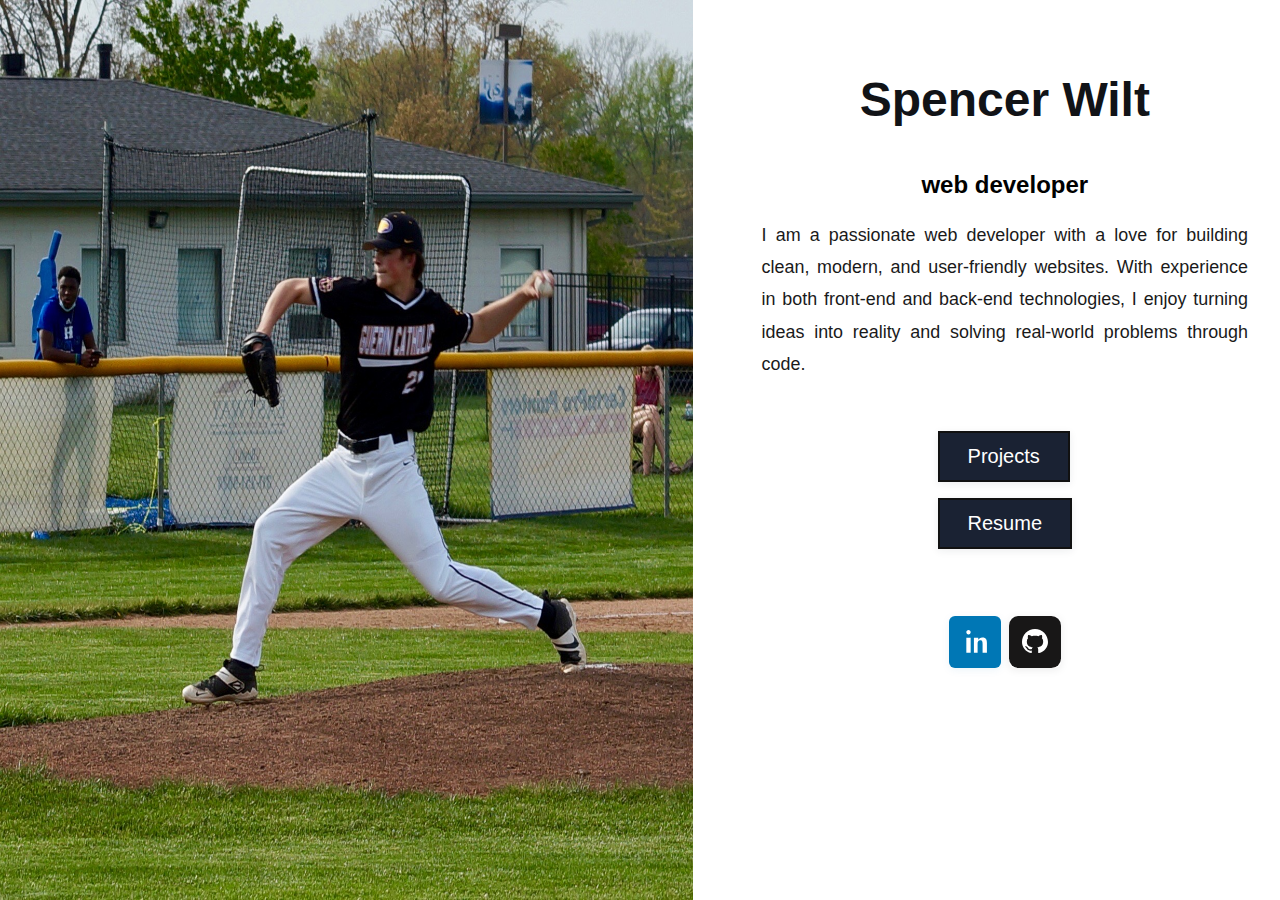
<file: index.html>
<!DOCTYPE html>
<html lang="en">
<head>
    <meta charset="UTF-8">
    <meta name="viewport" content="width=device-width, initial-scale=1.0">
    <title>Baseball Profile</title>
    <link rel="stylesheet" href="style.css">
</head>
<body>
    <div class="container">
        <div class="left">
            <img src="images/baseball.JPG" alt="Baseball" class="baseball-img">
        </div>
        <div class="right">
            <h1>Spencer Wilt</h1>
            <h2 class="subtitle">web developer</h2>
            <p>
                I am a passionate web developer with a love for building clean, modern, and user-friendly websites. With experience in both front-end and back-end technologies, I enjoy turning ideas into reality and solving real-world problems through code.
            </p>
            <div class="about-links">
                <a href="#projects">Projects</a>
                <a href="#resume">Resume</a>
            </div>
            <div class="social-links">
                <a href="https://www.linkedin.com/in/spencerwilt" target="_blank" aria-label="LinkedIn" class="linkedin-icon">
                    <svg width="52" height="52" viewBox="0 0 32 32" fill="none" xmlns="http://www.w3.org/2000/svg">
                        <rect width="32" height="32" rx="6" fill="#0077B5"/>
                        <path d="M10.666 13.333H13.333V22.667H10.666V13.333ZM12 11.333C12.7364 11.333 13.333 10.7364 13.333 10C13.333 9.2636 12.7364 8.66699 12 8.66699C11.2636 8.66699 10.667 9.2636 10.667 10C10.667 10.7364 11.2636 11.333 12 11.333ZM15.333 13.333H18V14.667H18.04C18.4267 13.96 19.2933 13.2133 20.4933 13.2133C23.04 13.2133 23.3333 14.8133 23.3333 16.64V22.6667H20.6667V17.3333C20.6667 16.2933 20.64 14.96 19.2267 14.96C17.7867 14.96 17.6 16.08 17.6 17.2533V22.6667H15.3333V13.3333H15.333Z" fill="white"/>
                    </svg>
                </a>
                <a href="https://github.com/YOUR-GITHUB-USERNAME" target="_blank" aria-label="GitHub" class="github-icon">
                    <svg width="52" height="52" viewBox="0 0 32 32" fill="none" xmlns="http://www.w3.org/2000/svg">
                        <rect width="32" height="32" rx="6" fill="#181717"/>
                        <path d="M16 8C11.58 8 8 11.58 8 16C8 19.31 10.29 21.98 13.47 22.82C13.89 22.89 14.03 22.64 14.03 22.43C14.03 22.25 14.02 21.81 14.02 21.22C11.73 21.7 11.14 20.34 11.14 20.34C10.77 19.41 10.23 19.18 10.23 19.18C9.45 18.68 10.29 18.69 10.29 18.69C11.15 18.76 11.6 19.59 11.6 19.59C12.37 20.89 13.62 20.53 14.09 20.32C14.16 19.79 14.37 19.43 14.61 19.22C12.84 19.01 10.97 18.3 10.97 15.64C10.97 14.87 11.25 14.25 11.72 13.76C11.64 13.55 11.39 12.77 11.8 11.74C11.8 11.74 12.47 11.52 14.01 12.42C14.65 12.24 15.35 12.15 16.05 12.15C16.75 12.15 17.45 12.24 18.09 12.42C19.53 11.52 20.2 11.74 20.2 11.74C20.61 12.77 20.36 13.55 20.28 13.76C20.75 14.25 21.03 14.87 21.03 15.64C21.03 18.31 19.16 19.01 17.39 19.22C17.7 19.48 17.97 20.01 17.97 20.81C17.97 21.89 17.96 22.21 17.96 22.43C17.96 22.64 18.1 22.9 18.53 22.82C21.71 21.98 24 19.31 24 16C24 11.58 20.42 8 16 8Z" fill="white"/>
                    </svg>
                </a>
            </div>
        </div>
    </div>
</body>
</html>
</file>
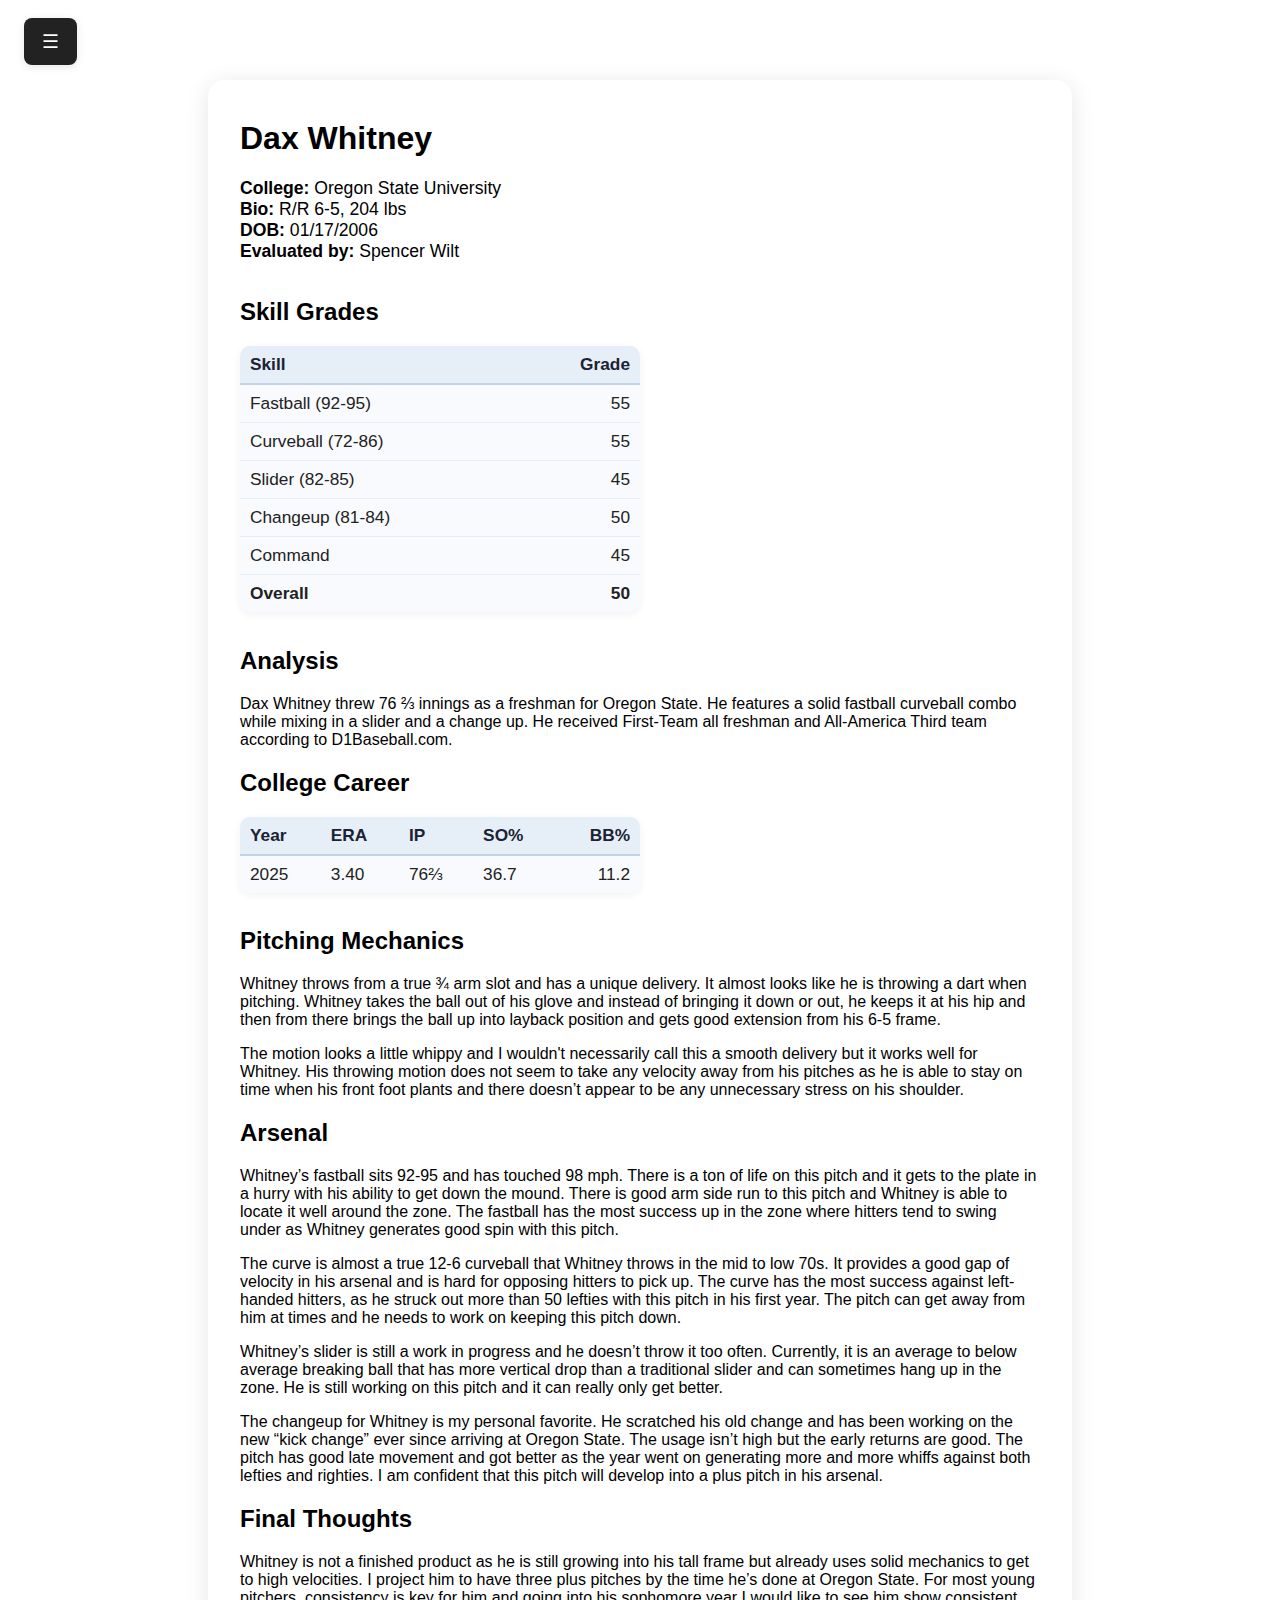
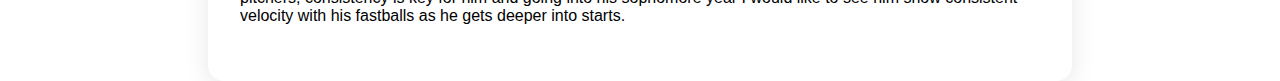
<file: daxwhitney.html>
<!DOCTYPE html>
<html lang="en">

<head>
    <meta charset="UTF-8">
    <meta name="viewport" content="width=device-width, initial-scale=1.0">
    <!-- Baseball icon by Icons8 -->
    <link rel="icon" type="image/x-icon" href="images/icons8-baseball-32.png">
    <title>Dax Whitney Report</title>
    <link rel="stylesheet" href="style.css">
</head>
</style>
</head>

<body>
    <div class="dropdown-menu">
        <button class="dropbtn">☰</button>
        <div class="dropdown-content">
            <a href="index.html">Home</a>
            <a href="resume.html">Resume</a>
            <a href="projects.html">Projects</a>
        </div>
    </div>
</body>
<div class="player-profile"
    style="max-width: 800px; margin: 80px auto 32px auto; background: #fff; border-radius: 16px; box-shadow: 0 4px 24px rgba(0,0,0,0.10); padding: 2.5em 2em;">
    <h1 style="margin-top:0;">Dax Whitney</h1>
    <div style="font-size:1.1rem; margin-bottom:1.2em;">
        <strong>College:</strong> Oregon State University<br>
        <strong>Bio:</strong> R/R 6-5, 204 lbs<br>
        <strong>DOB:</strong> 01/17/2006<br>
        <strong>Evaluated by:</strong> Spencer Wilt
    </div>
    <h2 style="margin-top:1.5em;">Skill Grades</h2>
    <table class="player-profile-table">
        <tr>
            <th>Skill</th>
            <th>Grade</th>
        </tr>
        <tr>
            <td>Fastball (92-95)</td>
            <td>55</td>
        </tr>
        <tr>
            <td>Curveball (72-86)</td>
            <td>55</td>
        </tr>
        <tr>
            <td>Slider (82-85)</td>
            <td>45</td>
        </tr>
        <tr>
            <td>Changeup (81-84)</td>
            <td>50</td>
        </tr>
        <tr>
            <td>Command</td>
            <td>45</td>
        </tr>
        <tr>
            <td><strong>Overall</strong></td>
            <td><strong>50</strong></td>
        </tr>
    </table>
    <h2>Analysis</h2>
    <p>Dax Whitney threw 76 ⅔ innings as a freshman for Oregon State. He features a solid fastball curveball combo while mixing in a slider and a change up. He received First-Team all freshman and All-America Third team according to D1Baseball.com. </p>
    <h2>College Career</h2>
    <table class="player-profile-table">
        <tr>
            <th>Year</th>
            <th>ERA</th>
            <th>IP</th>
            <th>SO%</th>
            <th>BB%</th>
        </tr>
        <tr>
            <td>2025</td>
            <td>3.40</td>
            <td>76⅔</td>
            <td>36.7</td>
            <td>11.2</td>
        </tr>
    </table>
    <h2>Pitching Mechanics</h2>
    <p>Whitney throws from a true ¾ arm slot and has a unique delivery. It almost looks like he is throwing a dart when pitching. Whitney takes the ball out of his glove and instead of bringing it down or out, he keeps it at his hip and then from there brings the ball up into layback position and gets good extension from his 6-5 frame. 
</p>
    <p>The motion looks a little whippy and I wouldn't necessarily call this a smooth delivery but it works well for Whitney. His throwing motion does not seem to take any velocity away from his pitches as he is able to stay on time when his front foot plants and there doesn’t appear to be any unnecessary stress on his shoulder.
</p>
    <h2>Arsenal</h2>
    <p>Whitney’s fastball sits 92-95 and has touched 98 mph. There is a ton of life on this pitch and it gets to the plate in a hurry with his ability to get down the mound. There is good arm side run to this pitch and Whitney is able to locate it well around the zone. The fastball has the most success up in the zone where hitters tend to swing under as Whitney generates good spin with this pitch.

</p>
    <p>The curve is almost a true 12-6 curveball that Whitney throws in the mid to low 70s. It provides a good gap of velocity in his arsenal and is hard for opposing hitters to pick up. The curve has the most success against left-handed hitters, as he struck out more than 50 lefties with this pitch in his first year. The pitch can get away from him at times and he needs to work on keeping this pitch down.
</p>
    <p>Whitney’s slider is still a work in progress and he doesn’t throw it too often. Currently, it is an average to below average breaking ball that has more vertical drop than a traditional slider and can sometimes hang up in the zone. He is still working on this pitch and it can really only get better.
</p>
    <p>The changeup for Whitney is my personal favorite. He scratched his old change and has been working on the new “kick change” ever since arriving at Oregon State. The usage isn’t high but the early returns are good. The pitch has good late movement and got better as the year went on generating more and more whiffs against both lefties and righties. I am confident that this pitch will develop into a plus pitch in his arsenal. 
</p>

<h2>Final Thoughts</h2>
<p>Whitney is not a finished product as he is still growing into his tall frame but already uses solid mechanics to get to high velocities. I project him to have three plus pitches by the time he’s done at Oregon State. For most young pitchers, consistency is key for him and going into his sophomore year I would like to see him show consistent velocity with his fastballs as he gets deeper into starts. 
</p>

</div>

</html>
</file>
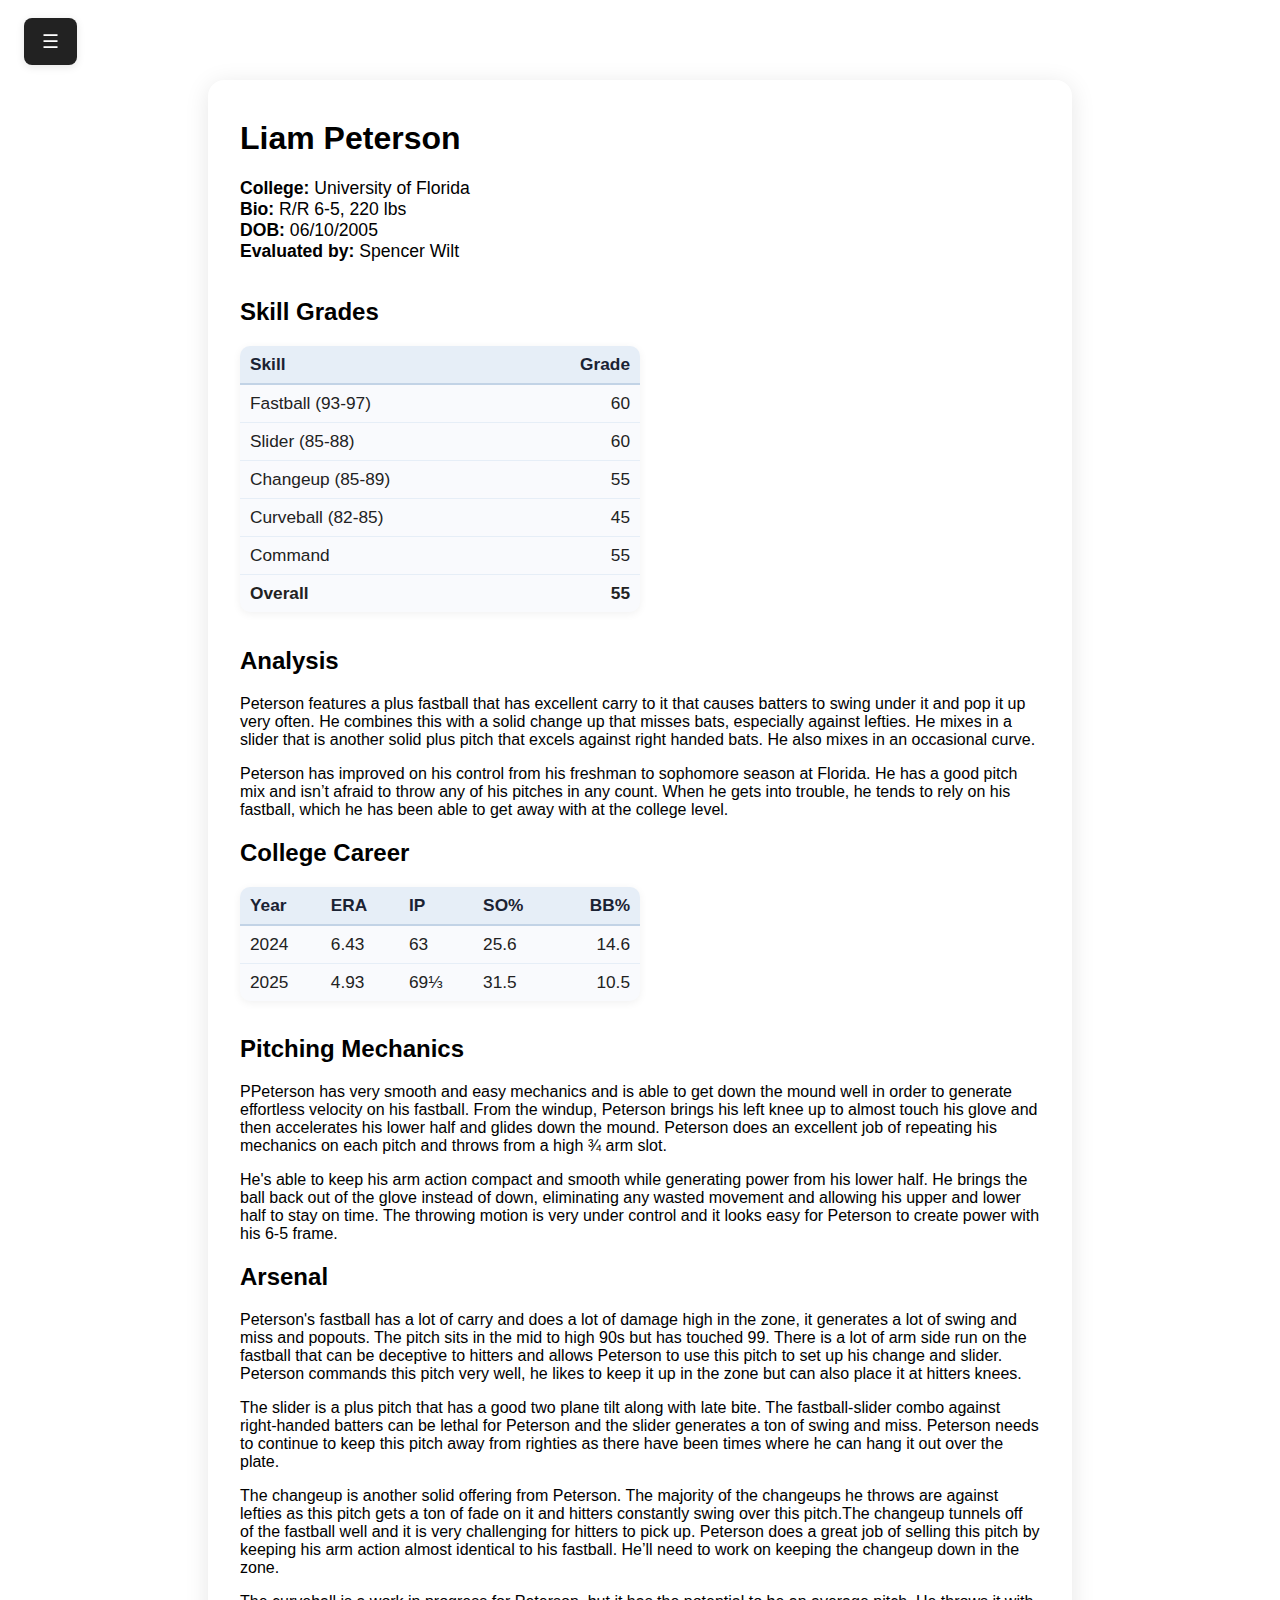
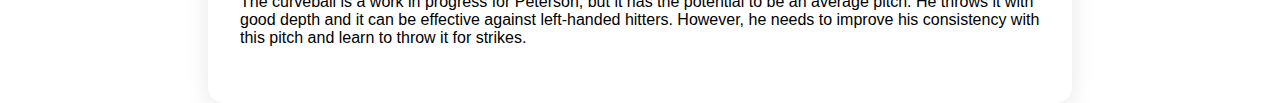
<file: liampeterson.html>
<!DOCTYPE html>
<html lang="en">

<head>
    <meta charset="UTF-8">
    <meta name="viewport" content="width=device-width, initial-scale=1.0">
    <!-- Baseball icon by Icons8 -->
    <link rel="icon" type="image/x-icon" href="images/icons8-baseball-32.png">
    <title>Liam Peterson Report</title>
    <link rel="stylesheet" href="style.css">
</head>
</style>
</head>

<body>
    <div class="dropdown-menu">
        <button class="dropbtn">☰</button>
        <div class="dropdown-content">
            <a href="index.html">Home</a>
            <a href="resume.html">Resume</a>
            <a href="projects.html">Projects</a>
        </div>
    </div>
</body>
<div class="player-profile"
    style="max-width: 800px; margin: 80px auto 32px auto; background: #fff; border-radius: 16px; box-shadow: 0 4px 24px rgba(0,0,0,0.10); padding: 2.5em 2em;">
    <h1 style="margin-top:0;">Liam Peterson</h1>
    <div style="font-size:1.1rem; margin-bottom:1.2em;">
        <strong>College:</strong> University of Florida<br>
        <strong>Bio:</strong> R/R 6-5, 220 lbs<br>
        <strong>DOB:</strong> 06/10/2005<br>
        <strong>Evaluated by:</strong> Spencer Wilt
    </div>
    <h2 style="margin-top:1.5em;">Skill Grades</h2>
    <table class="player-profile-table">
        <tr>
            <th>Skill</th>
            <th>Grade</th>
        </tr>
        <tr>
            <td>Fastball (93-97)</td>
            <td>60</td>
        </tr>
        <tr>
            <td>Slider (85-88)</td>
            <td>60</td>
        </tr>
        <tr>
            <td>Changeup (85-89)</td>
            <td>55</td>
        </tr>
        <tr>
            <td>Curveball (82-85)</td>
            <td>45</td>
        </tr>
        <tr>
            <td>Command</td>
            <td>55</td>
        </tr>
        <tr>
            <td><strong>Overall</strong></td>
            <td><strong>55</strong></td>
        </tr>
    </table>
    <h2>Analysis</h2>
    <p>Peterson features a plus fastball that has excellent carry to it that causes batters to swing under it and pop it up very often. He combines this with a solid change up that misses bats, especially against lefties. He mixes in a slider that is another solid plus pitch that excels against right handed bats. He also mixes in an occasional curve.</p>
    <p>Peterson has improved on his control from his freshman to sophomore season at Florida. He has a good pitch mix and isn’t afraid to throw any of his pitches in any count. When he gets into trouble, he tends to rely on his fastball, which he has been able to get away with at the college level.</p>
    <h2>College Career</h2>
    <table class="player-profile-table">
        <tr>
            <th>Year</th>
            <th>ERA</th>
            <th>IP</th>
            <th>SO%</th>
            <th>BB%</th>
        </tr>
        <tr>
            <td>2024</td>
            <td>6.43</td>
            <td>63</td>
            <td>25.6</td>
            <td>14.6</td>
        </tr>
        <tr>
            <td>2025</td>
            <td>4.93</td>
            <td>69⅓</td>
            <td>31.5</td>
            <td>10.5</td>
        </tr>
    </table>
    <h2>Pitching Mechanics</h2>
    <p>PPeterson has very smooth and easy mechanics and is able to get down the mound well in order to generate
        effortless velocity on his fastball. From the windup, Peterson brings his left knee up to almost touch his glove
        and then accelerates his lower half and glides down the mound. Peterson does an excellent job of repeating his
        mechanics on each pitch and throws from a high ¾ arm slot.</p>
    <p>He's able to keep his arm action compact and smooth while generating power from his lower half. He brings the
        ball back out of the glove instead of down, eliminating any wasted movement and allowing his upper and lower
        half to stay on time. The throwing motion is very under control and it looks easy for Peterson to create power
        with his 6-5 frame.</p>
    <h2>Arsenal</h2>
    <p>Peterson's fastball has a lot of carry and does a lot of damage high in the zone, it generates a lot of swing and
        miss and popouts. The pitch sits in the mid to high 90s but has touched 99. There is a lot of arm side run on
        the fastball that can be deceptive to hitters and allows Peterson to use this pitch to set up his change and
        slider. Peterson commands this pitch very well, he likes to keep it up in the zone but can also place it at
        hitters knees.</p>
    <p>The slider is a plus pitch that has a good two plane tilt along with late bite. The fastball-slider combo against
        right-handed batters can be lethal for Peterson and the slider generates a ton of swing and miss. Peterson needs
        to continue to keep this pitch away from righties as there have been times where he can hang it out over the
        plate.</p>
    <p>The changeup is another solid offering from Peterson. The majority of the changeups he throws are against lefties
        as this pitch gets a ton of fade on it and hitters constantly swing over this pitch.The changeup tunnels off of
        the fastball well and it is very challenging for hitters to pick up. Peterson does a great job of selling this
        pitch by keeping his arm action almost identical to his fastball. He’ll need to work on keeping the changeup
        down in the zone.</p>
    <p>The curveball is a work in progress for Peterson, but it has the potential to be an average pitch. He throws it
        with good depth and it can be effective against left-handed hitters. However, he needs to improve his
        consistency with this pitch and learn to throw it for strikes.</p>
</div>

</html>
</file>
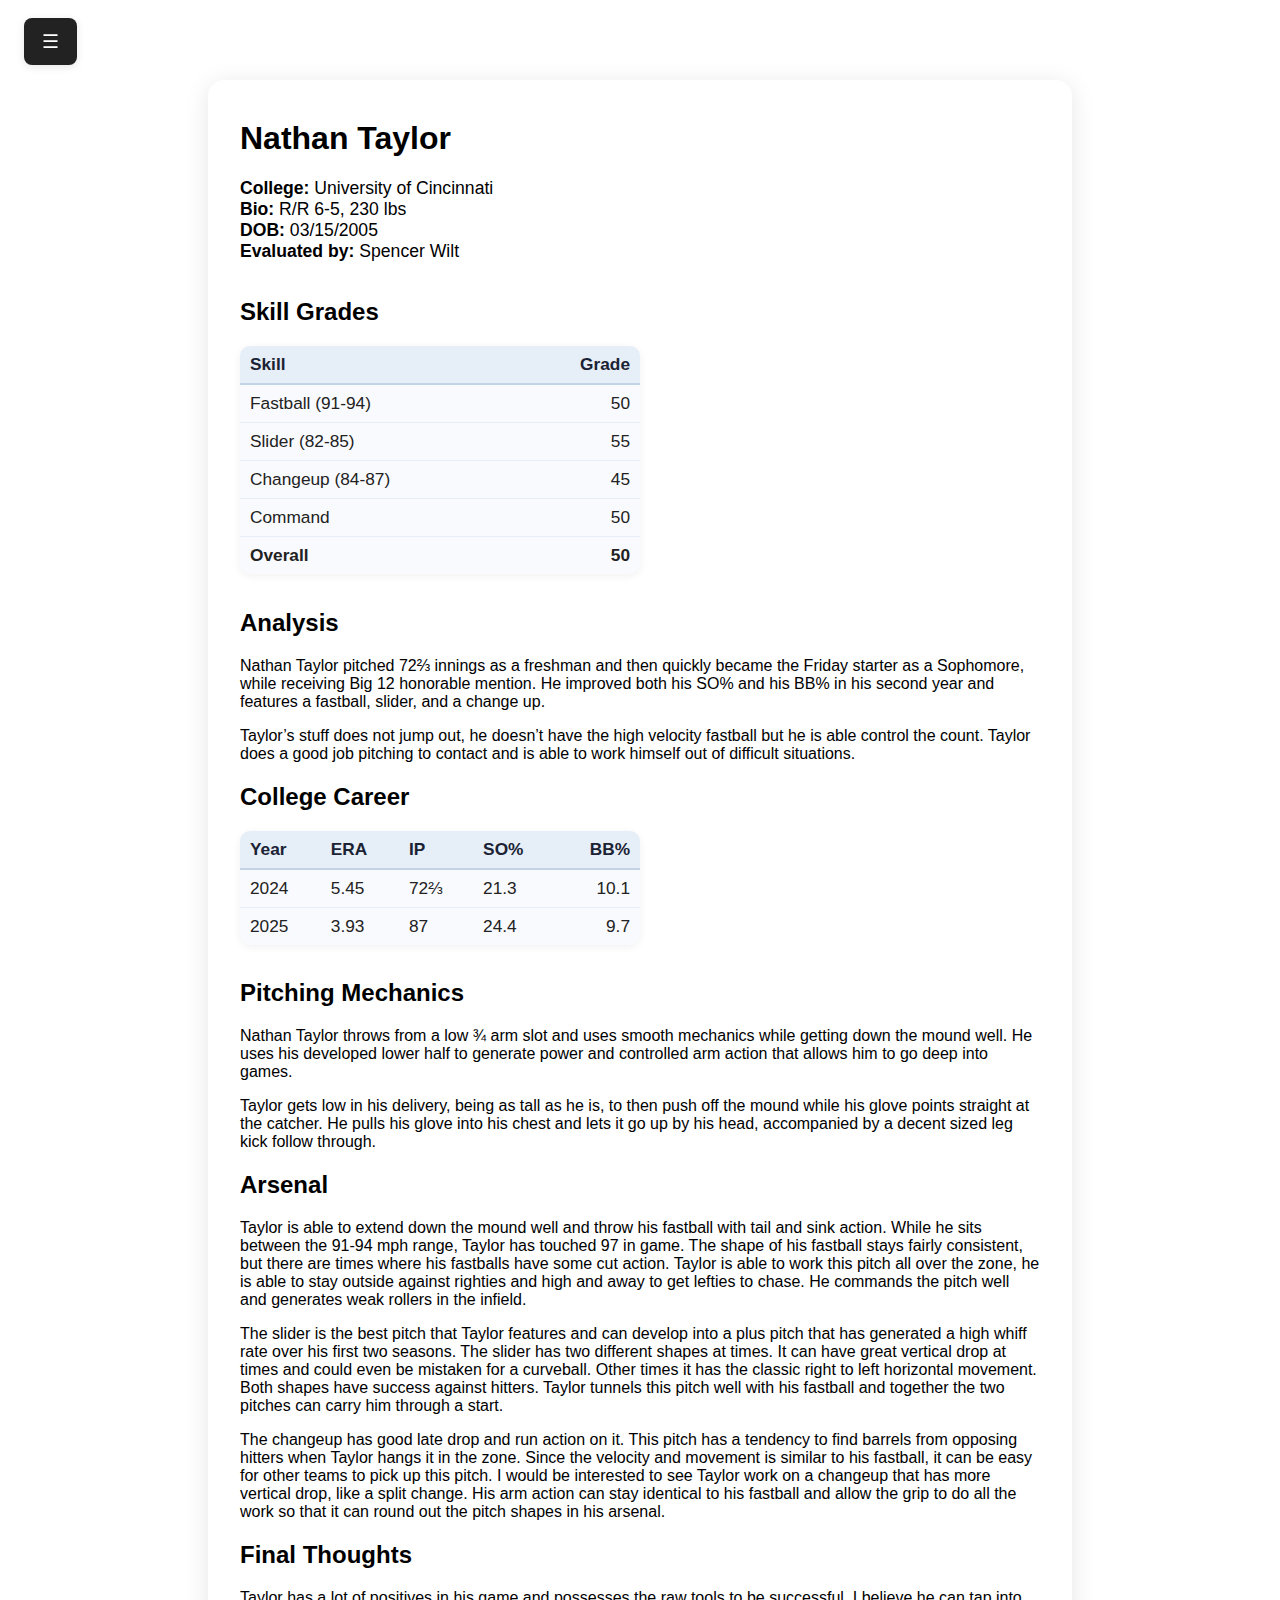
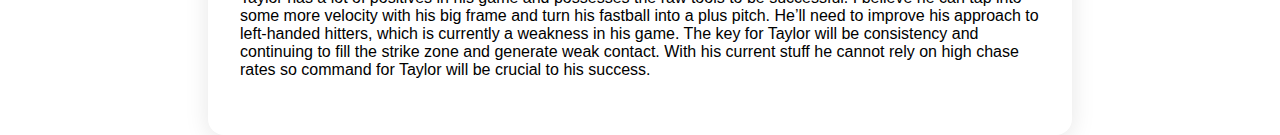
<file: nathantaylor.html>
<!DOCTYPE html>
<html lang="en">

<head>
    <meta charset="UTF-8">
    <meta name="viewport" content="width=device-width, initial-scale=1.0">
    <!-- Baseball icon by Icons8 -->
    <link rel="icon" type="image/x-icon" href="images/icons8-baseball-32.png">
    <title>Nathan Taylor Report</title>
    <link rel="stylesheet" href="style.css">
</head>
</style>
</head>

<body>
    <div class="dropdown-menu">
        <button class="dropbtn">☰</button>
        <div class="dropdown-content">
            <a href="index.html">Home</a>
            <a href="resume.html">Resume</a>
            <a href="projects.html">Projects</a>
        </div>
    </div>
</body>
<div class="player-profile"
    style="max-width: 800px; margin: 80px auto 32px auto; background: #fff; border-radius: 16px; box-shadow: 0 4px 24px rgba(0,0,0,0.10); padding: 2.5em 2em;">
    <h1 style="margin-top:0;">Nathan Taylor</h1>
    <div style="font-size:1.1rem; margin-bottom:1.2em;">
        <strong>College:</strong> University of Cincinnati<br>
        <strong>Bio:</strong> R/R 6-5, 230 lbs<br>
        <strong>DOB:</strong> 03/15/2005<br>
        <strong>Evaluated by:</strong> Spencer Wilt
    </div>
    <h2 style="margin-top:1.5em;">Skill Grades</h2>
    <table class="player-profile-table">
        <tr>
            <th>Skill</th>
            <th>Grade</th>
        </tr>
        <tr>
            <td>Fastball (91-94)</td>
            <td>50</td>
        </tr>
        <tr>
            <td>Slider (82-85)</td>
            <td>55</td>
        </tr>
        <tr>
            <td>Changeup (84-87)</td>
            <td>45</td>
        </tr>
        <tr>
            <td>Command</td>
            <td>50</td>
        </tr>
        <tr>
            <td><strong>Overall</strong></td>
            <td><strong>50</strong></td>
        </tr>
    </table>
    <h2>Analysis</h2>
    <p>Nathan Taylor pitched 72⅔ innings as a freshman and then quickly became the Friday starter as a Sophomore, while receiving Big 12 honorable mention. He improved both his SO% and his BB% in his second year and features a fastball, slider, and a change up.</p>
    <p>Taylor’s stuff does not jump out, he doesn’t have the high velocity fastball but he is able control the count. Taylor does a good job pitching to contact and is able to work himself out of difficult situations.
    </p>
    <h2>College Career</h2>
    <table class="player-profile-table">
        <tr>
            <th>Year</th>
            <th>ERA</th>
            <th>IP</th>
            <th>SO%</th>
            <th>BB%</th>
        </tr>
        <tr>
            <td>2024</td>
            <td>5.45</td>
            <td>72⅔</td>
            <td>21.3</td>
            <td>10.1</td>
        </tr>
        <tr>
            <td>2025</td>
            <td>3.93</td>
            <td>87</td>
            <td>24.4</td>
            <td>9.7</td>
        </tr>
    </table>
    <h2>Pitching Mechanics</h2>
    <p>Nathan Taylor throws from a low ¾ arm slot and uses smooth mechanics while getting down the mound well. He uses his developed lower half to generate power and controlled arm action that allows him to go deep into games.
</p>
    <p>Taylor gets low in his delivery, being as tall as he is, to then push off the mound while his glove points straight at the catcher. He pulls his glove into his chest and lets it go up by his head, accompanied by a decent sized leg kick follow through.</p>
    <h2>Arsenal</h2>
    <p>Taylor is able to extend down the mound well and throw his fastball with tail and sink action. While he sits between the 91-94 mph range, Taylor has touched 97 in game. The shape of his fastball stays fairly consistent, but there are times where his fastballs have some cut action. Taylor is able to work this pitch all over the zone, he is able to stay outside against righties and high and away to get lefties to chase. He commands the pitch well and generates weak rollers in the infield.
</p>
    <p>The slider is the best pitch that Taylor features and can develop into a plus pitch that has generated a high whiff rate over his first two seasons. The slider has two different shapes at times. It can have great vertical drop at times and could even be mistaken for a curveball. Other times it has the classic right to left horizontal movement. Both shapes have success against hitters. Taylor tunnels this pitch well with his fastball and together the two pitches can carry him through a start. </p>
    <p>The changeup has good late drop and run action on it. This pitch has a tendency to find barrels from opposing hitters when Taylor hangs it in the zone. Since the velocity and movement is similar to his fastball, it can be easy for other teams to pick up this pitch. I would be interested to see Taylor work on a changeup that has more vertical drop, like a split change. His arm action can stay identical to his fastball and allow the grip to do all the work so that it can round out the pitch shapes in his arsenal. 
</p>

<h2>Final Thoughts</h2>
<p>Taylor has a lot of positives in his game and possesses the raw tools to be successful. I believe he can tap into some more velocity with his big frame and turn his fastball into a plus pitch. He’ll need to improve his approach to left-handed hitters, which is currently a weakness in his game. The key for Taylor will be consistency and continuing to fill the strike zone and generate weak contact. With his current stuff he cannot rely on high chase rates so command for Taylor will be crucial to his success.</p>

</div>

</html>
</file>
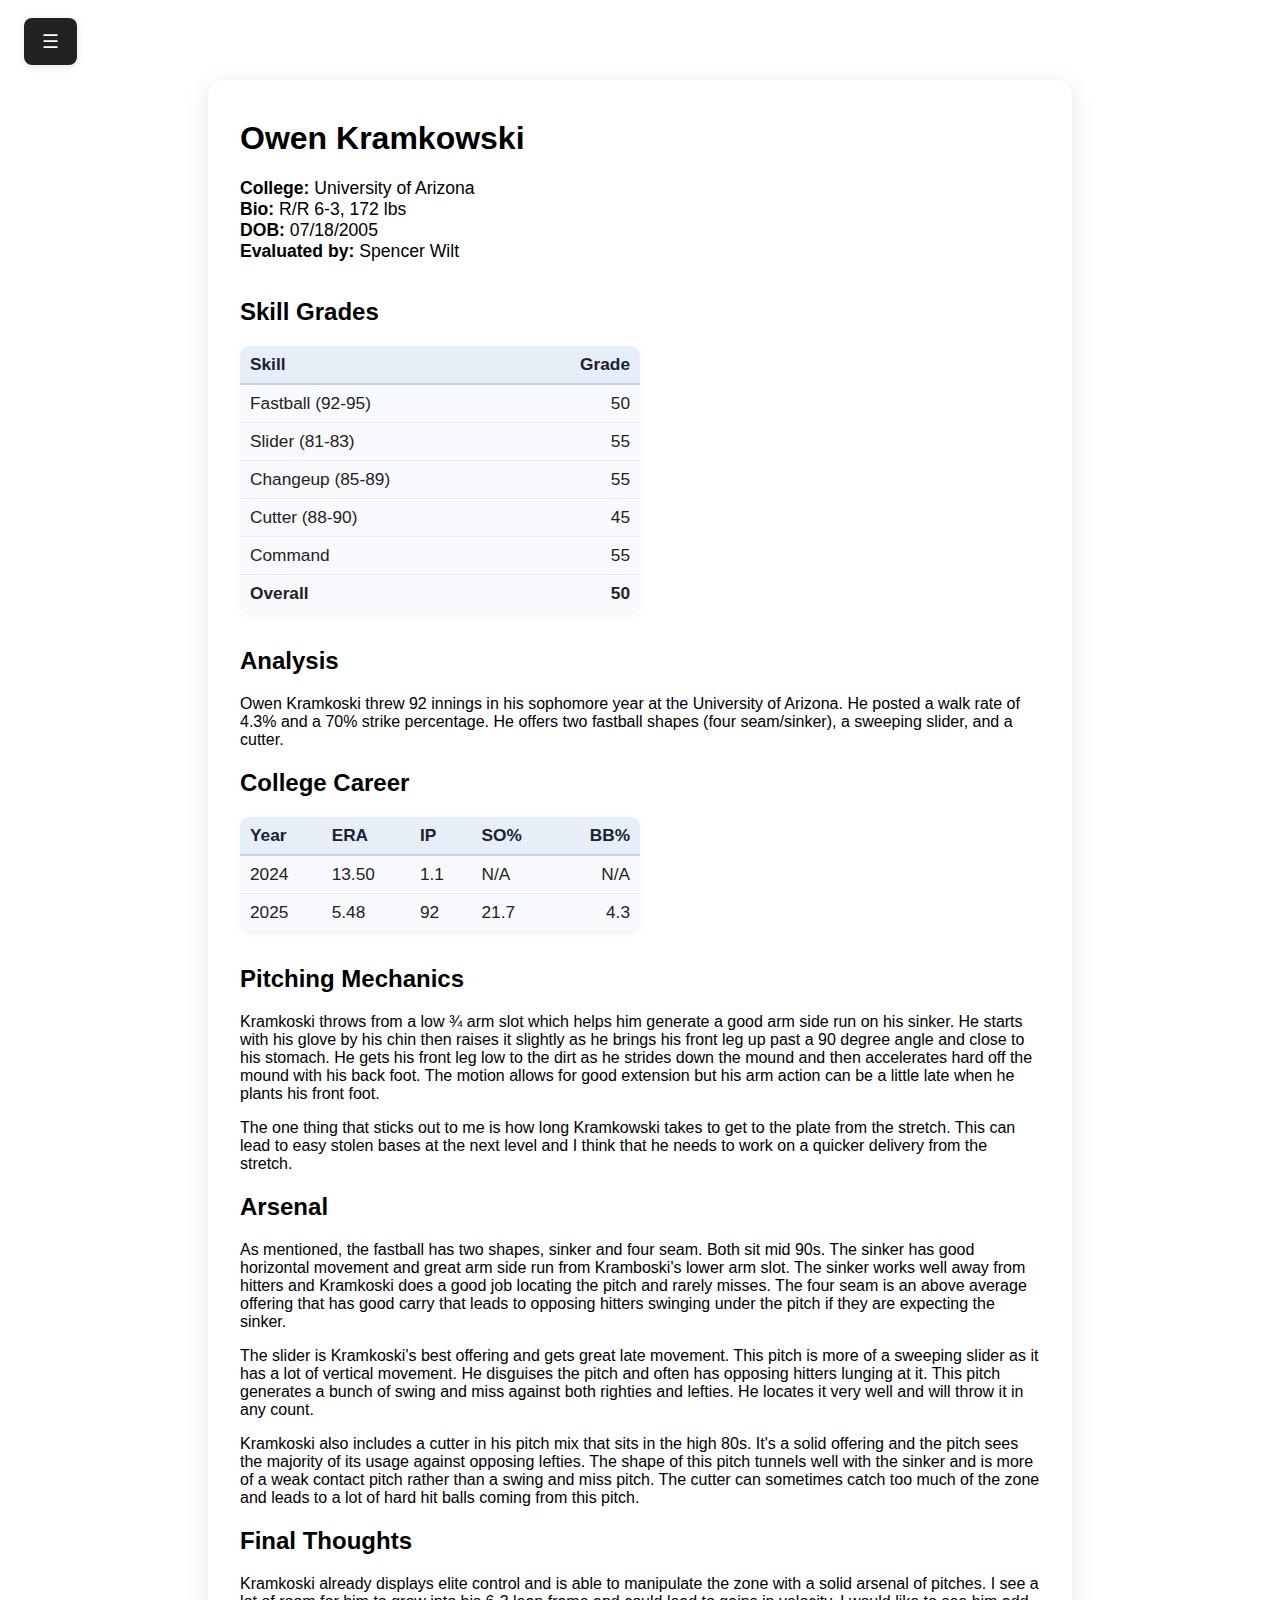
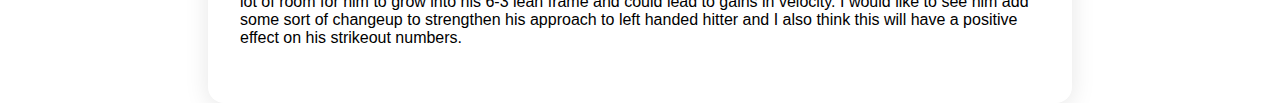
<file: owenkramkowski.html>
<!DOCTYPE html>
<html lang="en">

<head>
    <meta charset="UTF-8">
    <meta name="viewport" content="width=device-width, initial-scale=1.0">
    <!-- Baseball icon by Icons8 -->
    <link rel="icon" type="image/x-icon" href="images/icons8-baseball-32.png">
    <title>Owen Kramkowski Report</title>
    <link rel="stylesheet" href="style.css">
</head>
</style>
</head>

<body>
    <div class="dropdown-menu">
        <button class="dropbtn">☰</button>
        <div class="dropdown-content">
            <a href="index.html">Home</a>
            <a href="resume.html">Resume</a>
            <a href="projects.html">Projects</a>
        </div>
    </div>
</body>
<div class="player-profile"
    style="max-width: 800px; margin: 80px auto 32px auto; background: #fff; border-radius: 16px; box-shadow: 0 4px 24px rgba(0,0,0,0.10); padding: 2.5em 2em;">
    <h1 style="margin-top:0;">Owen Kramkowski</h1>
    <div style="font-size:1.1rem; margin-bottom:1.2em;">
        <strong>College:</strong> University of Arizona<br>
        <strong>Bio:</strong> R/R 6-3, 172 lbs<br>
        <strong>DOB:</strong> 07/18/2005<br>
        <strong>Evaluated by:</strong> Spencer Wilt
    </div>
    <h2 style="margin-top:1.5em;">Skill Grades</h2>
    <table class="player-profile-table">
        <tr>
            <th>Skill</th>
            <th>Grade</th>
        </tr>
        <tr>
            <td>Fastball (92-95)</td>
            <td>50</td>
        </tr>
        <tr>
            <td>Slider (81-83)</td>
            <td>55</td>
        </tr>
        <tr>
            <td>Changeup (85-89)</td>
            <td>55</td>
        </tr>
        <tr>
            <td>Cutter (88-90)</td>
            <td>45</td>
        </tr>
        <tr>
            <td>Command</td>
            <td>55</td>
        </tr>
        <tr>
            <td><strong>Overall</strong></td>
            <td><strong>50</strong></td>
        </tr>
    </table>
    <h2>Analysis</h2>
    <p>Owen Kramkoski threw 92 innings in his sophomore year at the University of Arizona. He posted a walk rate of 4.3% and a 70% strike percentage. He offers two fastball shapes (four seam/sinker), a sweeping slider, and a cutter. </p>

    <h2>College Career</h2>
    <table class="player-profile-table">
        <tr>
            <th>Year</th>
            <th>ERA</th>
            <th>IP</th>
            <th>SO%</th>
            <th>BB%</th>
        </tr>
        <tr>
            <td>2024</td>
            <td>13.50</td>
            <td>1.1</td>
            <td>N/A</td>
            <td>N/A</td>
        </tr>
        <tr>
            <td>2025</td>
            <td>5.48</td>
            <td>92</td>
            <td>21.7</td>
            <td>4.3</td>
        </tr>
    </table>
    <h2>Pitching Mechanics</h2>
    <p>Kramkoski throws from a low ¾ arm slot which helps him generate a good arm side run on his sinker. He starts with his glove by his chin then raises it slightly as he brings his front leg up past a 90 degree angle and close to his stomach. He gets his front leg low to the dirt as he strides down the mound and then accelerates hard off the mound with his back foot. The motion allows for good extension but his arm action can be a little late when he plants his front foot.</p>
    <p>The one thing that sticks out to me is how long Kramkowski takes to get to the plate from the stretch. This can lead to easy stolen bases at the next level and I think that he needs to work on a quicker delivery from the stretch.</p>
    <h2>Arsenal</h2>
    <p>As mentioned, the fastball has two shapes, sinker and four seam. Both sit mid 90s. The sinker has good horizontal movement and great arm side run from Kramboski's lower arm slot. The sinker works well away from hitters and Kramkoski does a good job locating the pitch and rarely misses. The four seam is an above average offering that has good carry that leads to opposing hitters swinging under the pitch if they are expecting the sinker.</p>
    <p>The slider is Kramkoski's best offering and gets great late movement. This pitch is more of a sweeping slider as it has a lot of vertical movement. He disguises the pitch and often has opposing hitters lunging at it. This pitch generates a bunch of swing and miss against both righties and lefties. He locates it very well and will throw it in any count.</p>
    <p>Kramkoski also includes a cutter in his pitch mix that sits in the high 80s. It's a solid offering and the pitch sees the majority of its usage against opposing lefties. The shape of this pitch tunnels well with the sinker and is more of a weak contact pitch rather than a swing and miss pitch. The cutter can sometimes catch too much of the zone and leads to a lot of hard hit balls coming from this pitch.</p>

    <h2>Final Thoughts</h2>
    <p>Kramkoski already displays elite control and is able to manipulate the zone with a solid arsenal of pitches. I see a lot of room for him to grow into his 6-3 lean frame and could lead to gains in velocity. I would like to see him add some sort of changeup to strengthen his approach to left handed hitter and I also think this will have a positive effect on his strikeout numbers. </p>

</div>

</html>
</file>
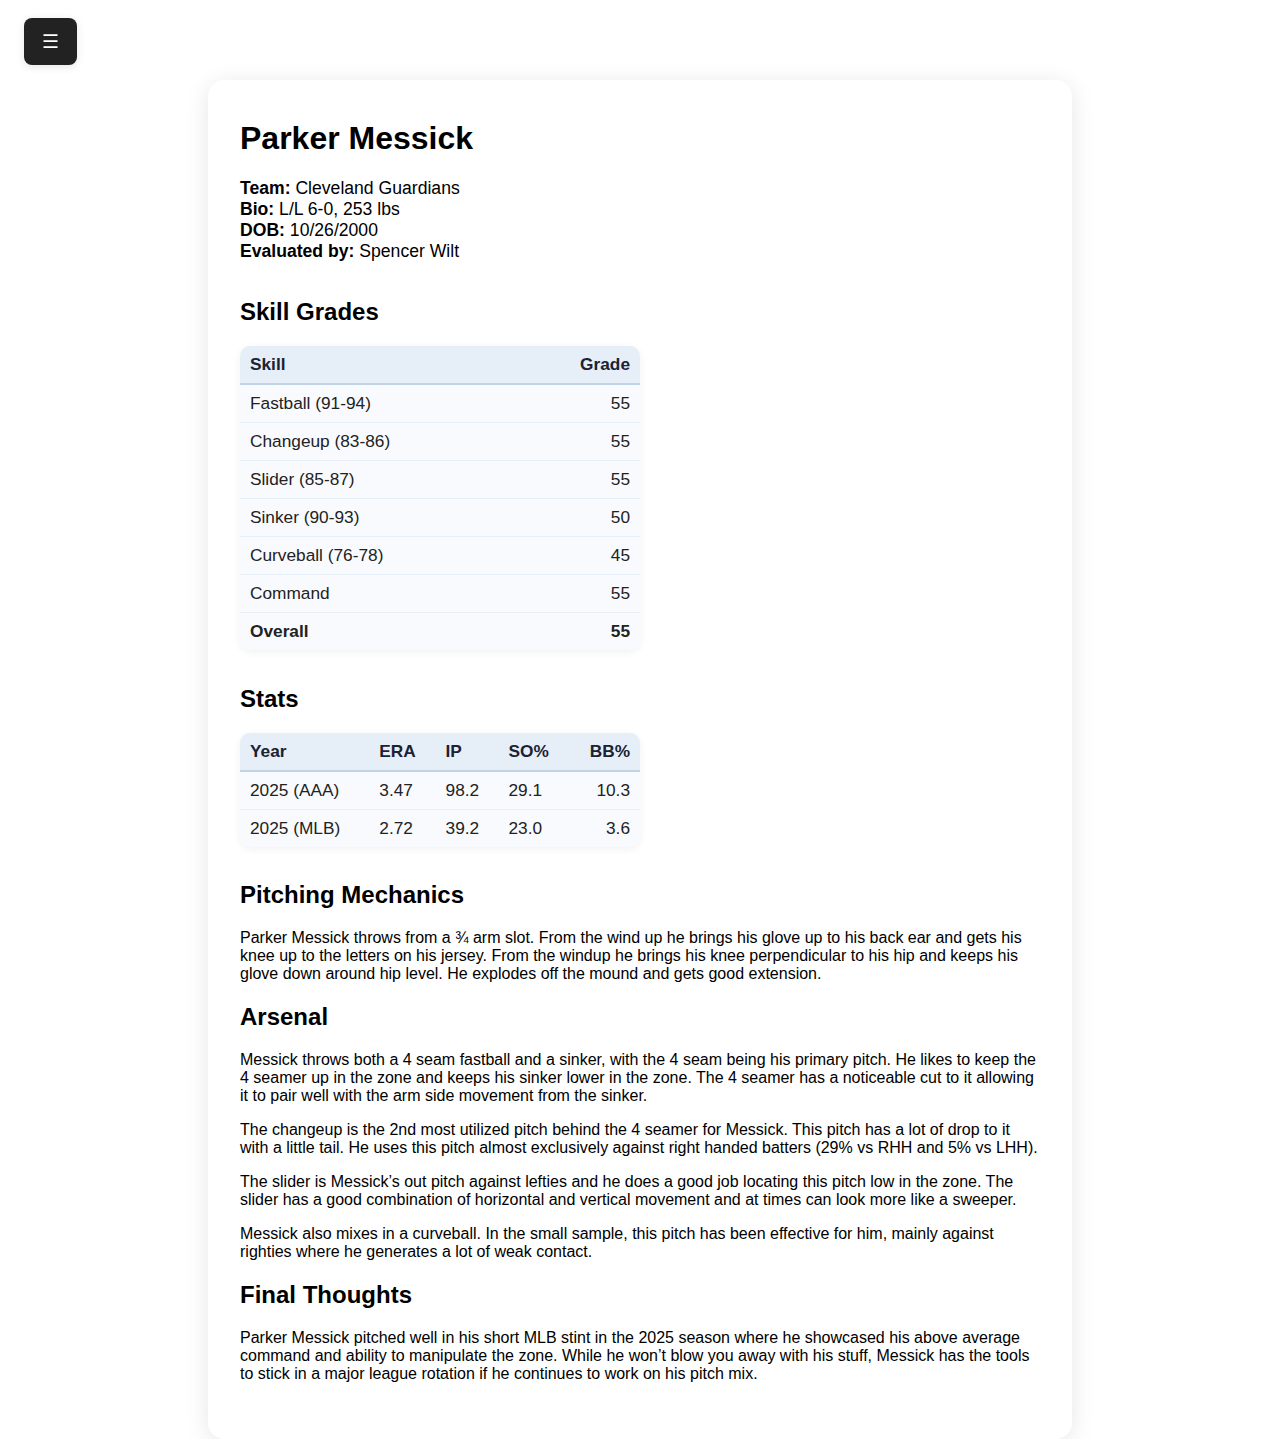
<file: parkermessick.html>
<!DOCTYPE html>
<html lang="en">

<head>
    <meta charset="UTF-8">
    <meta name="viewport" content="width=device-width, initial-scale=1.0">
    <!-- Baseball icon by Icons8 -->
    <link rel="icon" type="image/x-icon" href="images/icons8-baseball-32.png">
    <title>Parker Messick Report</title>
    <link rel="stylesheet" href="style.css">
</head>
</style>
</head>

<body>
    <div class="dropdown-menu">
        <button class="dropbtn">☰</button>
        <div class="dropdown-content">
            <a href="index.html">Home</a>
            <a href="resume.html">Resume</a>
            <a href="projects.html">Projects</a>
        </div>
    </div>
</body>
<div class="player-profile"
    style="max-width: 800px; margin: 80px auto 32px auto; background: #fff; border-radius: 16px; box-shadow: 0 4px 24px rgba(0,0,0,0.10); padding: 2.5em 2em;">
    <h1 style="margin-top:0;">Parker Messick</h1>
    <div style="font-size:1.1rem; margin-bottom:1.2em;">
        <strong>Team:</strong> Cleveland Guardians<br>
        <strong>Bio:</strong> L/L 6-0, 253 lbs<br>
        <strong>DOB:</strong> 10/26/2000<br>
        <strong>Evaluated by:</strong> Spencer Wilt
    </div>
    <h2 style="margin-top:1.5em;">Skill Grades</h2>
    <table class="player-profile-table">
        <tr>
            <th>Skill</th>
            <th>Grade</th>
        </tr>
        <tr>
            <td>Fastball (91-94)</td>
            <td>55</td>
        </tr>
        <tr>
            <td>Changeup (83-86)</td>
            <td>55</td>
        </tr>
        <tr>
            <td>Slider (85-87)</td>
            <td>55</td>
        </tr>
        <tr>
            <td>Sinker (90-93)</td>
            <td>50</td>
        </tr>
        <tr>
            <td>Curveball (76-78)</td>
            <td>45</td>
        </tr>
        <tr>
            <td>Command</td>
            <td>55</td>
        </tr>
        <tr>
            <td><strong>Overall</strong></td>
            <td><strong>55</strong></td>
        </tr>
    </table>

    <h2>Stats</h2>
    <table class="player-profile-table">
        <tr>
            <th>Year</th>
            <th>ERA</th>
            <th>IP</th>
            <th>SO%</th>
            <th>BB%</th>
        </tr>
        <tr>
            <td>2025 (AAA)</td>
            <td>3.47</td>
            <td>98.2</td>
            <td>29.1</td>
            <td>10.3</td>
        </tr>
        <tr>
            <td>2025 (MLB)</td>
            <td>2.72</td>
            <td>39.2</td>
            <td>23.0</td>
            <td>3.6</td>
        </tr>
    </table>
    <h2>Pitching Mechanics</h2>
    <p>Parker Messick throws from a ¾ arm slot. From the wind up he brings his glove up to his back ear and gets his
        knee up to the letters on his jersey. From the windup he brings his knee perpendicular to his hip and keeps his
        glove down around hip level. He explodes off the mound and gets good extension.</p>
    <h2>Arsenal</h2>
    <p>Messick throws both a 4 seam fastball and a sinker, with the 4 seam being his primary pitch. He likes to keep the
        4 seamer up in the zone and keeps his sinker lower in the zone. The 4 seamer has a noticeable cut to it allowing
        it to pair well with the arm side movement from the sinker.</p>
    <p>The changeup is the 2nd most utilized pitch behind the 4 seamer for Messick. This pitch has a lot of drop to it
        with a little tail. He uses this pitch almost exclusively against right handed batters (29% vs RHH and 5% vs
        LHH). </p>
    <p>The slider is Messick’s out pitch against lefties and he does a good job locating this pitch low in the zone. The
        slider has a good combination of horizontal and vertical movement and at times can look more like a sweeper.
    </p>
    <p>
        Messick also mixes in a curveball. In the small sample, this pitch has been effective for him, mainly against
        righties where he generates a lot of weak contact.
    </p>

    <h2>Final Thoughts</h2>
    <p>Parker Messick pitched well in his short MLB stint in the 2025 season where he showcased his above average
        command and ability to manipulate the zone. While he won’t blow you away with his stuff, Messick has the tools
        to stick in a major league rotation if he continues to work on his pitch mix. </p>

</div>

</html>
</file>
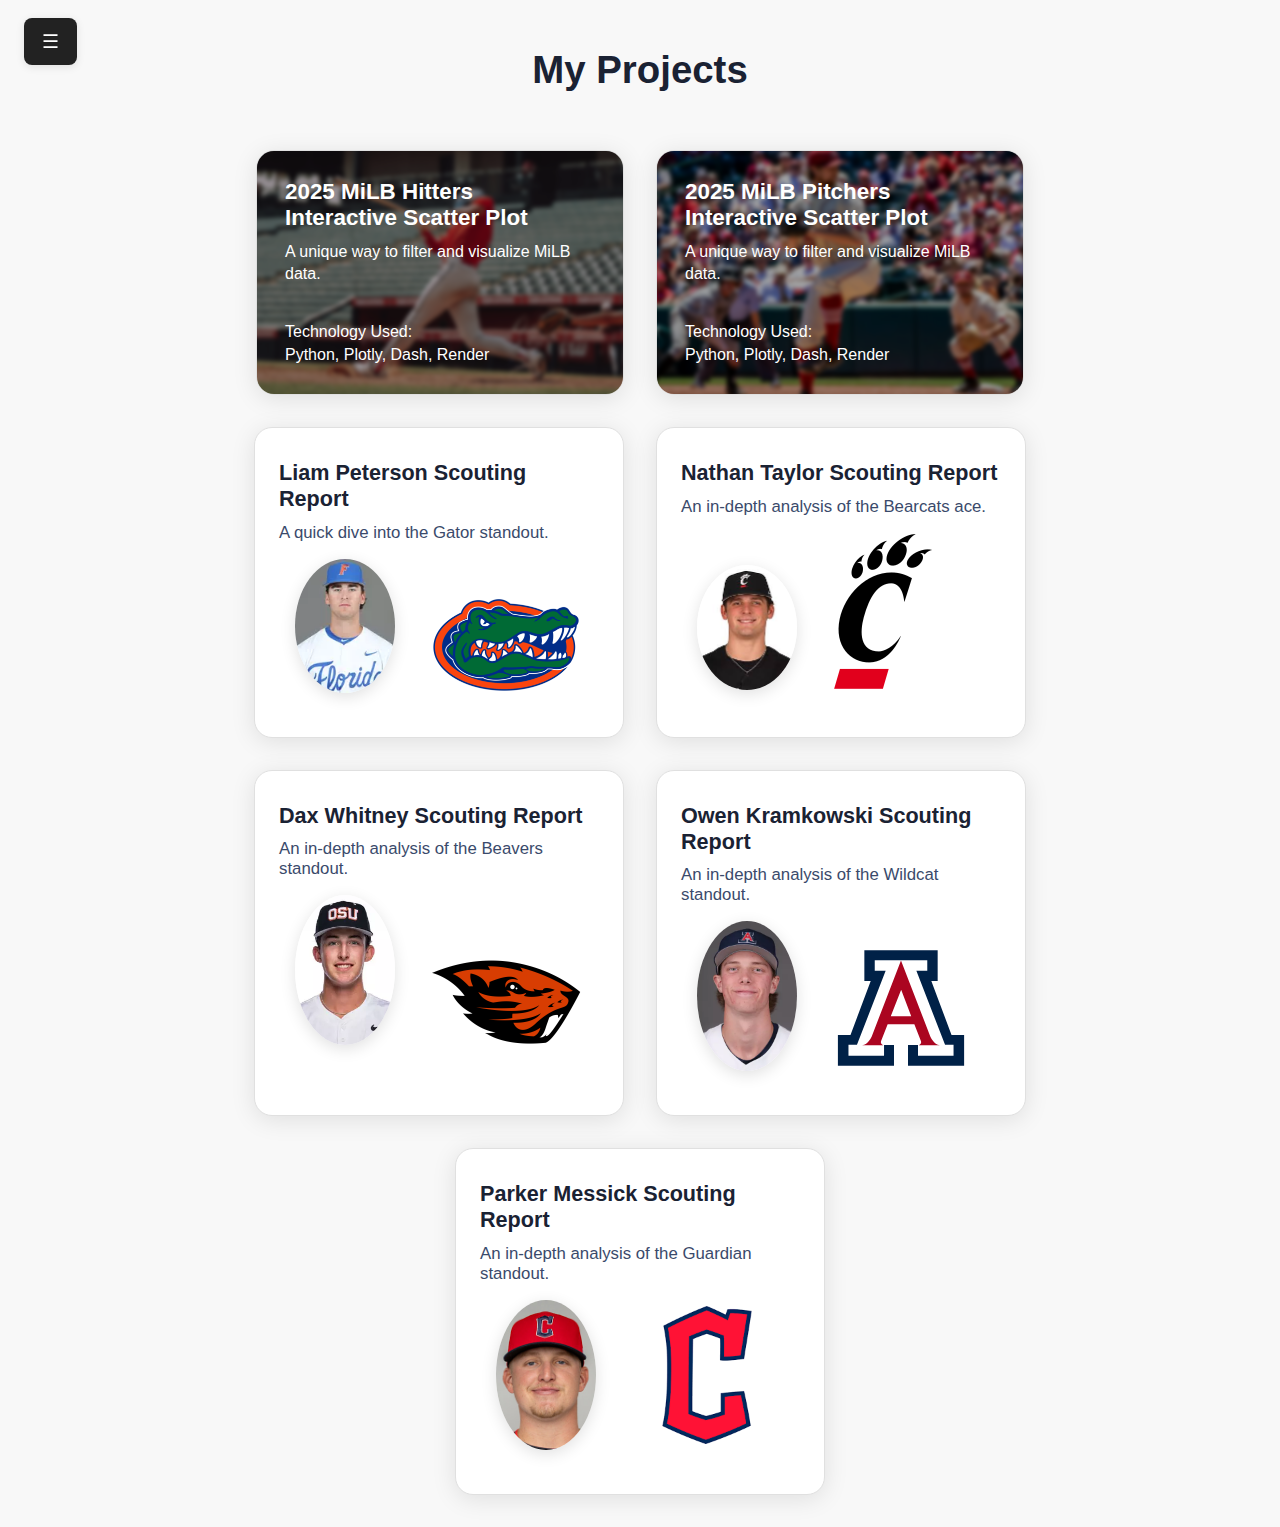
<file: projects.html>
<!DOCTYPE html>
<html lang="en">

<head>
    <meta charset="UTF-8">
    <meta name="viewport" content="width=device-width, initial-scale=1.0">
    <!-- Baseball icon by Icons8 -->
    <link rel="icon" type="image/x-icon" href="images/icons8-baseball-32.png">
    <title>Spencer Wilt - Projects</title>
    <link rel="stylesheet" href="style.css">
</head>

<body>
    <div class="dropdown-menu">
        <button class="dropbtn">☰</button>
        <div class="dropdown-content">
            <a href="index.html">Home</a>
            <a href="resume.html">Resume</a>
            <a href="projects.html">Projects</a>
        </div>
    </div>
    <div class="projects-container">
        <div class="projects-title">My Projects</div>
        <div class="tiles">
            <a class="project-tile-code" href="https://milb-scatter.onrender.com/" target="_blank">

                <div class="project-bg" style="background-image: url('images/hitter.jpg');"></div>
                <div class="project-overlay"></div>

                <div class="project-content-code">
                    <div class="project-title-code">
                        2025 MiLB Hitters <br>Interactive Scatter Plot
                    </div>
                    <div class="project-desc-code">
                        A unique way to filter and visualize MiLB data.
                    </div>

                    <br><br>

                    <div class="project-desc-code">
                        Technology Used:<br>
                        Python, Plotly, Dash, Render
                    </div>
                </div>

            </a>

            <a class="project-tile-code" href="https://pitching-scatter.onrender.com/" target="_blank">

                <div class="project-bg" style="background-image: url('images/pitcher.jpg');"></div>
                <div class="project-overlay"></div>

                <div class="project-content-code">
                    <div class="project-title-code">
                        2025 MiLB Pitchers <br>Interactive Scatter Plot
                    </div>
                    <div class="project-desc-code">
                        A unique way to filter and visualize MiLB data.
                    </div>

                    <br><br>

                    <div class="project-desc-code">
                        Technology Used:<br>
                        Python, Plotly, Dash, Render
                    </div>
                </div>

            </a>

            <a class="project-tile" href="liampeterson.html">
                <div class="project-title">Liam Peterson Scouting Report</div>
                <div class="project-desc">A quick dive into the Gator standout.</div>
                <div><img class="profile_picture" src="images/liampeterson.webp" alt="Liam_Peterson">
                    <img class="logo" src="images/Florida_Gators_gator_logo.png" alt="Florida_Gators_logo">
                </div>
            </a>
            <a class="project-tile" href="nathantaylor.html">
                <div class="project-title">Nathan Taylor Scouting Report</div>
                <div class="project-desc">An in-depth analysis of the Bearcats ace.</div>
                <div><img class="profile_picture" src="images/nathantaylor.jpeg" alt="Nathan_Taylor">
                    <img class="uc_logo" src="images/Cincinnati_Bearcats_logo.png" alt="Cincinnati_Bearcats_logo">
                </div>

            </a>
            <a class="project-tile" href="daxwhitney.html">
                <div class="project-title">Dax Whitney Scouting Report</div>
                <div class="project-desc">An in-depth analysis of the Beavers standout.</div>
                <div><img class="profile_picture" src="images/daxwhitney.webp" alt="Dax_Whitney">
                    <img class="logo" src="images/Oregon_State_Beavers_logo.png" alt="OSU_logo">
                </div>

            </a>
            <a class="project-tile" href="owenkramkowski.html">
                <div class="project-title">Owen Kramkowski Scouting Report</div>
                <div class="project-desc">An in-depth analysis of the Wildcat standout.</div>
                <div><img class="profile_picture" src="images/owenkramkowski.webp" alt="Owen_Kramkowski">
                    <img class="logo" src="images/arizona.svg" alt="Arizona_logo">
                </div>
            </a>
            <a class="project-tile" href="parkermessick.html">
                <div class="project-title">Parker Messick Scouting Report</div>
                <div class="project-desc">An in-depth analysis of the Guardian standout.</div>
                <div><img class="profile_picture" src="images/messick.jpeg" alt="Parker_Messick">
                    <img class="logo" src="images/guardians.png" alt="Guardians_logo">
                </div>
            </a>
        </div>
    </div>
</body>

</html>
</file>
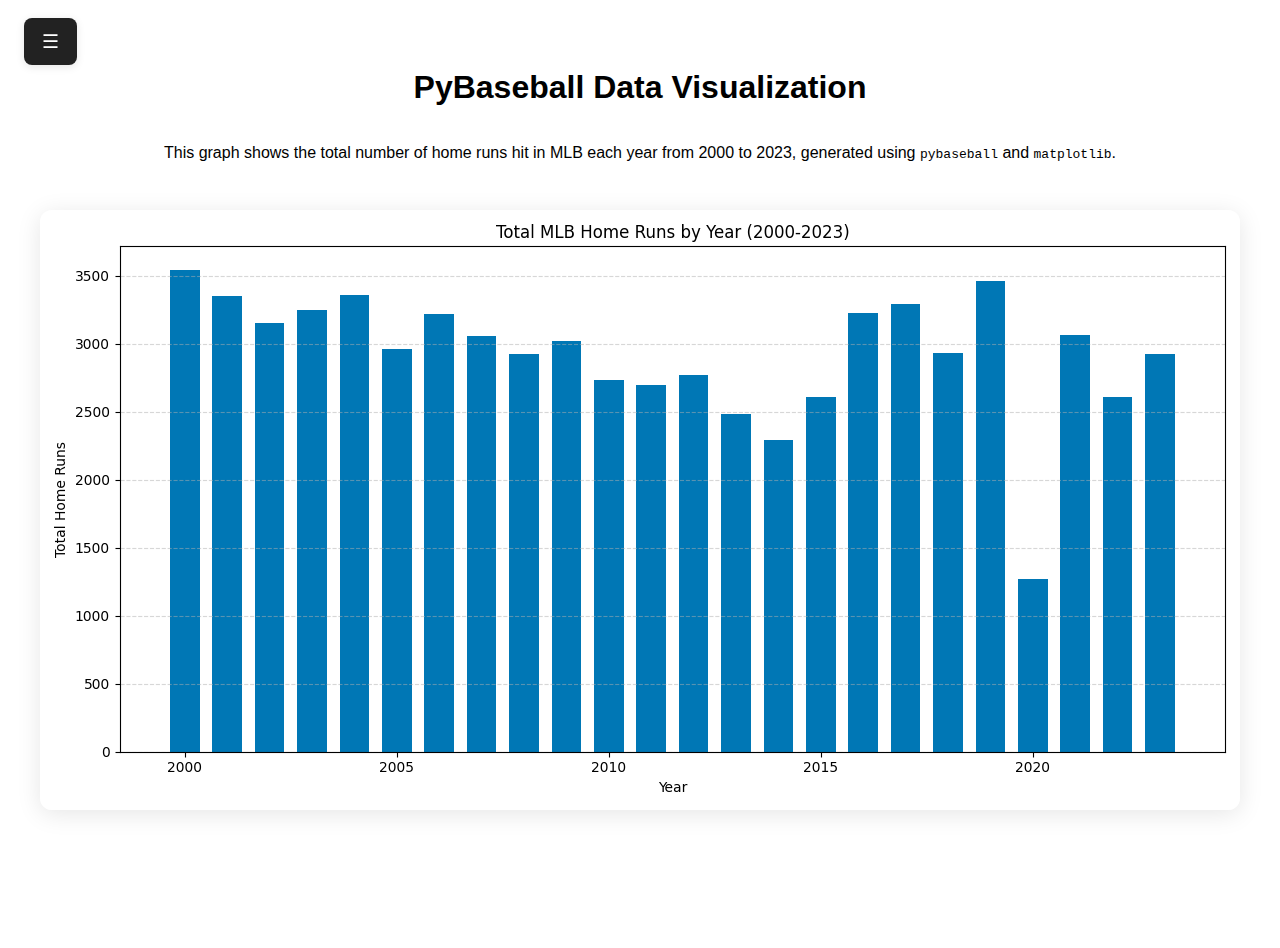
<file: pybaseballproject.html>
<!DOCTYPE html>
<html lang="en">
<head>
    <meta charset="UTF-8">
    <title>PyBaseball Project</title>
    <link rel="stylesheet" href="style.css">
</head>
<body>

    <div class="dropdown-menu">
        <button class="dropbtn">☰</button>
        <div class="dropdown-content">
            <a href="index.html">Home</a>
            <a href="resume.html">Resume</a>
            <a href="projects.html">Projects</a>
        </div>
    </div>

    <div class="container" style="flex-direction:column; align-items:center; justify-content:flex-start; min-height:100vh; padding-top:48px;">
    <h1>PyBaseball Data Visualization</h1>
    <p>This graph shows the total number of home runs hit in MLB each year from 2000 to 2023, generated using <code>pybaseball</code> and <code>matplotlib</code>.</p>
    <img src="images/pybaseball_total_hr_by_year.png" alt="Total MLB Home Runs by Year" style="max-width: 100%; height: auto; border-radius: 12px; box-shadow: 0 4px 24px rgba(0,0,0,0.10); margin-top: 2em;">
    </div>
</body>
</html>
</file>
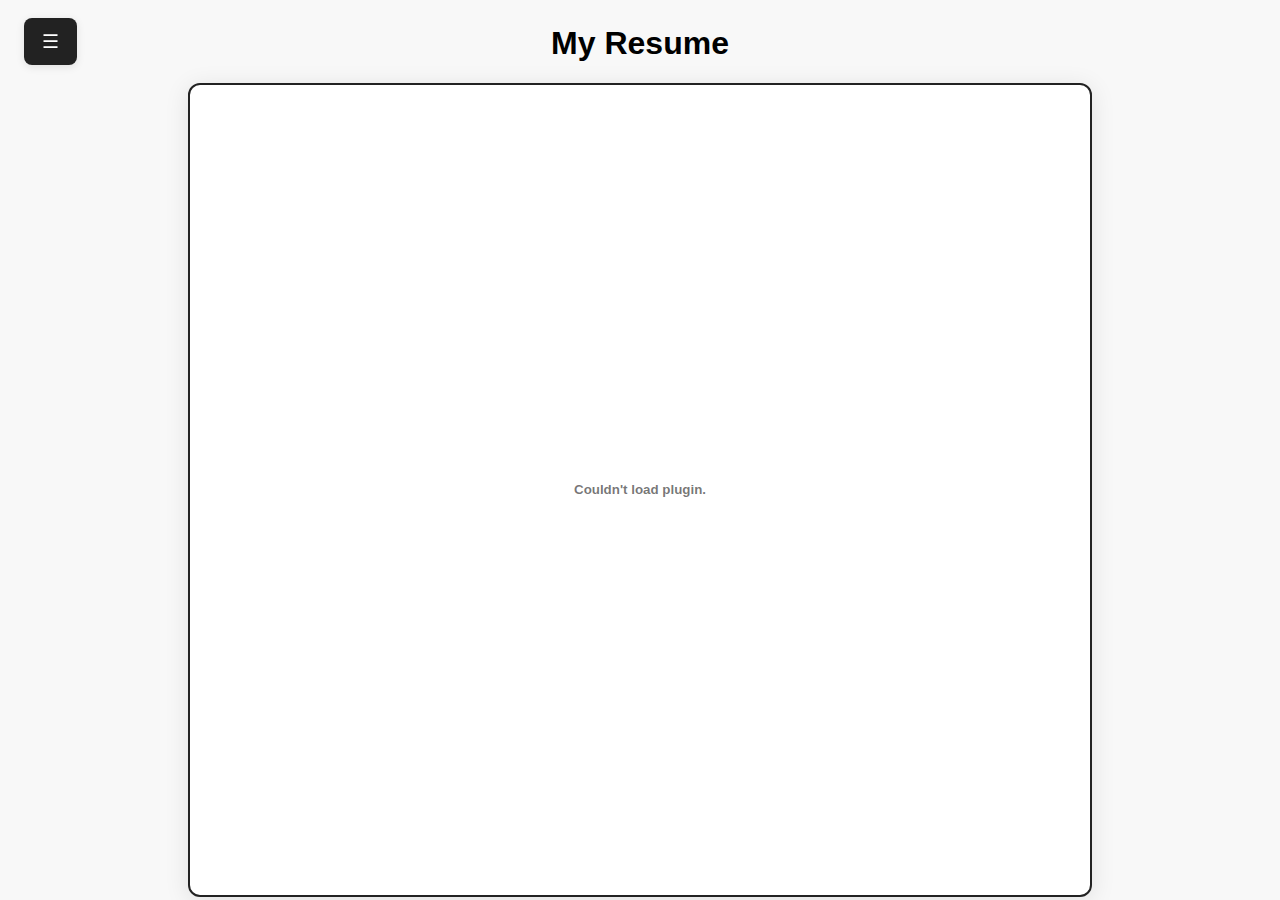
<file: resume.html>
<!DOCTYPE html>
<html lang="en">
<head>
    <meta charset="UTF-8">
    <meta name="viewport" content="width=device-width, initial-scale=1.0">
    <title>Spencer Wilt - Resume</title>
    <link rel="stylesheet" href="style.css">
</head>
</style>
</head>
<body>
    <div class="dropdown-menu">
        <button class="dropbtn">☰</button>
        <div class="dropdown-content">
            <a href="index.html">Home</a>
            <a href="resume.html">Resume</a>
            <a href="projects.html">Projects</a>
        </div>
    </div>
    <div class="resume-container">
        <h1>My Resume</h1>
        <embed src="documents/SWILT_Resume1.pdf" type="application/pdf" class="resume-pdf" />
    </div>
</body>
</html>
</file>
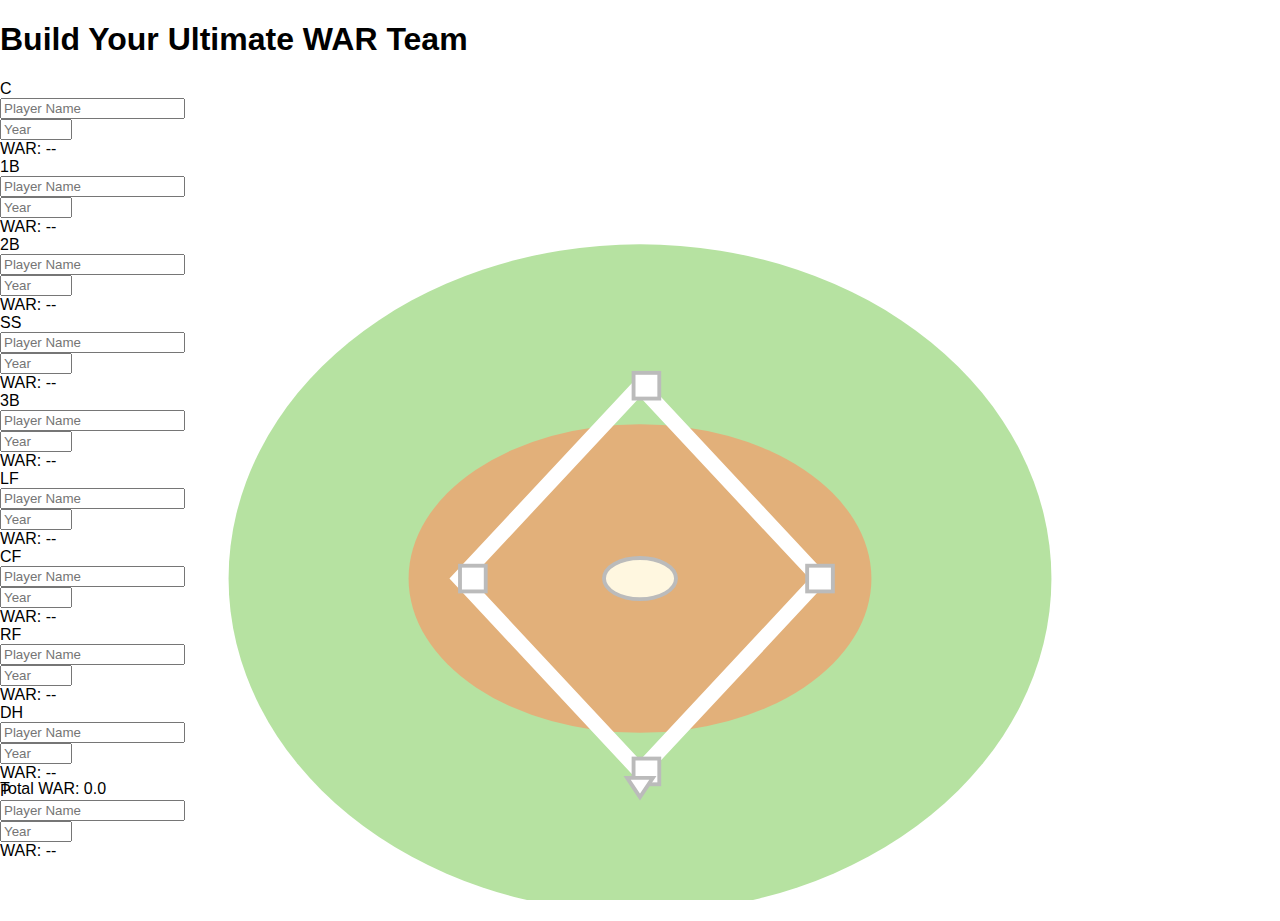
<file: wargame.html>
<!DOCTYPE html>
<html lang="en">
<head>
	<meta charset="UTF-8">
	<meta name="viewport" content="width=device-width, initial-scale=1.0">
	<title>WAR Baseball Team Builder</title>
	<link rel="stylesheet" href="style.css">
</head>
<body>
	<div class="field-container">
		<h1>Build Your Ultimate WAR Team</h1>
		<div class="baseball-field" id="baseballField" style="pointer-events:none; width:700px; height:700px; max-width:98vw; max-height:98vw;">
			<svg width="100%" height="100%" viewBox="0 0 700 700" style="position:absolute;left:0;top:0;z-index:0;">
				<!-- Outfield grass -->
				<ellipse cx="350" cy="450" rx="320" ry="260" fill="#b6e2a1" />
				<!-- Infield dirt -->
				<ellipse cx="350" cy="450" rx="180" ry="120" fill="#e2b07a" />
				<!-- Base paths -->
				<polygon points="350,600 490,450 350,300 210,450" fill="none" stroke="#fff" stroke-width="12" />
				<!-- Bases -->
				<rect x="345" y="590" width="20" height="20" fill="#fff" stroke="#bbb" stroke-width="3"/>
				<rect x="480" y="440" width="20" height="20" fill="#fff" stroke="#bbb" stroke-width="3"/>
				<rect x="345" y="290" width="20" height="20" fill="#fff" stroke="#bbb" stroke-width="3"/>
				<rect x="210" y="440" width="20" height="20" fill="#fff" stroke="#bbb" stroke-width="3"/>
				<!-- Pitcher's mound -->
				<ellipse cx="350" cy="450" rx="28" ry="16" fill="#fff7e0" stroke="#bbb" stroke-width="3"/>
				<!-- Home plate -->
				<polygon points="350,620 340,605 360,605" fill="#fff" stroke="#bbb" stroke-width="3"/>
			</svg>
			<!-- Position boxes will be injected by JS -->
		</div>
		<div class="total-war" id="totalWar">Total WAR: 0.0</div>
	</div>
	<script>
	// Positions and their SVG coordinates (pixels)
	const positions = [
		{ key: 'C',  label: 'Catcher',        x: 350, y: 600 },
		{ key: '1B', label: '1B',            x: 540, y: 450 },
		{ key: '2B', label: '2B',            x: 450, y: 300 },
		{ key: 'SS', label: 'SS',            x: 250, y: 300 },
		{ key: '3B', label: '3B',            x: 160, y: 450 },
		{ key: 'LF', label: 'LF',            x: 110, y: 175 },
		{ key: 'CF', label: 'CF',            x: 350, y: 100 },
		{ key: 'RF', label: 'RF',            x: 590, y: 175 },
		{ key: 'DH', label: 'DH',            x: 590, y: 600 },
		{ key: 'P',  label: 'Pitcher',       x: 350, y: 420 }
	];

	// Load WAR data
	let warData = [];
	fetch('war_by_player_year.json')
		.then(res => res.json())
		.then(data => { warData = data; })
		.catch(() => { alert('Could not load WAR data.'); });

	// Render position boxes
	const field = document.getElementById('baseballField');
	positions.forEach(pos => {
		const box = document.createElement('div');
		box.className = 'position-box';
		box.style.left = `calc(${pos.x}px - 55px)`;
		box.style.top = `calc(${pos.y}px - 20px)`;
		box.style.pointerEvents = 'auto';
		box.innerHTML = `
			<div class="position-label">${pos.key}</div>
			<input type="text" placeholder="Player Name" id="name-${pos.key}" autocomplete="off"><br>
			<input type="number" placeholder="Year" id="year-${pos.key}" min="2003" max="2023"><br>
			<span class="war-value" id="war-${pos.key}">WAR: --</span>
		`;
		field.appendChild(box);
	});

	// Listen for input changes
	positions.forEach(pos => {
		document.getElementById(`name-${pos.key}`).addEventListener('input', () => updateWAR(pos.key));
		document.getElementById(`year-${pos.key}`).addEventListener('input', () => updateWAR(pos.key));
	});

	function updateWAR(posKey) {
		const name = document.getElementById(`name-${posKey}`).value.trim().toLowerCase();
		const year = parseInt(document.getElementById(`year-${posKey}`).value);
		let war = '--';
		if (name && year) {
			// Find player with matching name, year, and position
			const found = warData.find(row =>
				row['Name'] && row['Name'].toLowerCase() === name &&
				row['Year'] === year &&
				row['Pos'] && row['Pos'].toUpperCase() === posKey
			);
			if (found) war = Number(found['WAR']).toFixed(2);
		}
		document.getElementById(`war-${posKey}`).textContent = `WAR: ${war}`;
		updateTotalWAR();
	}

	function updateTotalWAR() {
		let total = 0;
		positions.forEach(pos => {
			const warText = document.getElementById(`war-${pos.key}`).textContent;
			const val = parseFloat(warText.replace('WAR: ', ''));
			if (!isNaN(val)) total += val;
		});
		document.getElementById('totalWar').textContent = `Total WAR: ${total.toFixed(2)}`;
	}
	</script>
</body>
</html>
</file>
<file: style.css>
@media (max-width: 600px) {
    .baseball-field { width: 98vw; height: 98vw; max-width: 400px; max-height: 400px; }
    .position-box { width: 80px; }
    .position-box input { width: 60px; }
}
/* Player profile table styles */
.player-profile-table {
    width: 100%;
    max-width: 400px;
    margin-bottom: 2em;
    border-collapse: collapse;
    background: #f9fafd;
    border-radius: 10px;
    overflow: hidden;
    font-size: 1.08rem;
    box-shadow: 0 2px 8px rgba(0,0,0,0.06);
}
.player-profile-table th, .player-profile-table td {
    padding: 8px 10px;
    text-align: left;
}
.player-profile-table th {
    background: #e6eef7;
    color: #1a2233;
    font-weight: 600;
    border-bottom: 2px solid #c2d3e6;
}
.player-profile-table td {
    color: #222;
    border-bottom: 1px solid #e6eef7;
}
.player-profile-table tr:last-child td {
    border-bottom: none;
}
.player-profile-table td:last-child, .player-profile-table th:last-child {
    text-align: right;
}
/* Projects page styles */
.projects-container {
    min-height: 100vh;
    background: #f8f8f8;
    display: flex;
    flex-direction: column;
    align-items: center;
    padding: 48px 0 32px 0;
}
.projects-title {
    font-size: 2.4rem;
    color: #1a2233;
    margin-bottom: 1.5em;
    font-weight: 700;
}
.tiles {
    display: flex;
    flex-wrap: wrap;
    gap: 2em;
    justify-content: center;
    width: 100%;
    max-width: 1100px;
}
.project-tile {
    background: #fff;
    border-radius: 18px;
    box-shadow: 0 4px 24px rgba(0,0,0,0.10);
    border: 1.5px solid #e0e0e0;
    width: 320px;
    min-height: 180px;
    padding: 2em 1.5em 1.5em 1.5em;
    display: flex;
    flex-direction: column;
    align-items: flex-start;
    transition: box-shadow 0.2s, transform 0.2s, border 0.2s;
    cursor: pointer;
    text-decoration: none;
}
.project-tile:hover {
    box-shadow: 0 8px 32px rgba(0,119,181,0.18);
    border: 1.5px solid #0077B5;
    transform: translateY(-4px) scale(1.03);
}

.project-title {
    font-size: 1.35rem;
    font-weight: 600;
    color: #1a2233;
    margin-bottom: 0.5em;
}

.project-title-code {
    font-size: 1.35rem;
    font-weight: 600;
    color: #ffffff;
    margin-bottom: 0.5em;
}

.project-desc {
    font-size: 1.05rem;
    color: #3a4a6b;
    margin-bottom: 0;
}
@media (max-width: 900px) {
    .tiles {
        flex-direction: column;
        align-items: center;
    }
    .project-tile {
        width: 95vw;
    }
}
/* Resume page styles */
.resume-container {
    display: flex;
    flex-direction: column;
    align-items: center;
    justify-content: center;
    min-height: 100vh;
    background: #f8f8f8;
}
.resume-pdf {
    width: 90vw;
    max-width: 900px;
    height: 90vh;
    border: 2px solid #222;
    border-radius: 12px;
    box-shadow: 0 4px 24px rgba(0,0,0,0.10);
    background: #fff;
}
@media (max-width: 900px) {
    .resume-pdf {
        width: 98vw;
        height: 80vh;
    }
}
/* Dropdown menu styles for resume page */
.dropdown-menu {
    position: fixed;
    top: 18px;
    left: 24px;
    z-index: 200;
}
.dropbtn {
    background-color: #222;
    color: white;
    padding: 12px 18px;
    font-size: 1.2rem;
    border: none;
    border-radius: 8px;
    cursor: pointer;
    box-shadow: 0 2px 8px rgba(0,0,0,0.10);
    transition: background 0.2s;
}
.dropbtn:hover {
    background-color: #444;
}
.dropdown-content {
    display: none;
    position: absolute;
    left: 0;
    top: 48px;
    background-color: #fff;
    min-width: 120px;
    box-shadow: 0 4px 16px rgba(0,0,0,0.12);
    border-radius: 8px;
    overflow: hidden;
}
.dropdown-content a {
    color: #222;
    padding: 12px 16px;
    text-decoration: none;
    display: block;
    font-size: 1rem;
    transition: background 0.2s;
}
.dropdown-content a:hover {
    background-color: #f0f0f0;
}
.dropdown-menu:hover .dropdown-content {
    display: block;
}
/* About section links */
.about-links {
    margin-top: 2em;
    display: flex;
    flex-direction: column;
    gap: 1em;
    align-items: flex-start;
    padding: 1.2em 1.5em;
}
.about-links a {
    display: inline-block;
    padding: 0.6em 1.4em;
    background: #1a2233;
    color: #fff;
    text-decoration: none;
    font-size: 1.25rem;
    font-weight: 500;
    transition: background 0.2s, color 0.2s, box-shadow 0.2s, border 0.2s;
    box-shadow: 0 2px 8px rgba(26,34,51,0.08);
    border: 2px solid #111;
}
.about-links a:hover {
    background: #ffb347;
    color: #1a2233;
    box-shadow: 0 4px 16px rgba(0,0,0,0.18);
}
.github-icon svg {
    display: block;
    transition: transform 0.2s, box-shadow 0.2s;
    box-shadow: 0 2px 8px rgba(24,23,23,0.08);
    border-radius: 6px;
}
.github-icon:hover svg {
    transform: scale(1.08) rotate(2deg);
    box-shadow: 0 4px 16px rgba(24,23,23,0.18);
}
/* Social links */
.social-links {
    margin-top: 3em;
    display: flex;
    align-items: center;
    gap: 0.5em;
}
.linkedin-icon svg {
    display: block;
    background: #0077B5;
    border-radius: 6px;
        box-shadow: 0 2px 8px rgba(0,119,181,0.08);
    transition: transform 0.2s, box-shadow 0.2s;
}
.linkedin-icon:hover svg {
    transform: scale(1.08) rotate(2deg);
    box-shadow: 0 4px 16px rgba(0,119,181,0.18);
}
/* About section links */


html, body {
    margin: 0;
    padding: 0;
    font-family: Arial, sans-serif;
    background: #ffffff;
    height: 100%;
    box-sizing: border-box;
}

.container {
    display: flex;
    height: 100vh;
}

.left {
    width: 60%;
    height: 100vh;
    padding: 0;
    margin: 0;
    background: none;
    box-shadow: none;
    display: flex;
    align-items: stretch;
    justify-content: stretch;
    overflow: hidden;
}

.baseball-img {
    width: 95%;
    height: 100%;
    object-fit: fill;
    border-radius: 0;
    box-shadow: none;
    display: block;
}

.right {
    width: 40%;
    padding: 72px 32px;
    display: flex;
    flex-direction: column;
    /* justify-content: center; */
    background: #ffffff;
    align-items: center;
    text-align: center;
}

.right h1 {
    font-size: 3rem;
    margin-bottom: 0.5em;
    margin-top: 0;
    color: #111317;
}

.right p {
    font-size: 1.12rem;
    color: #1a1a1a;
    line-height: 1.8;
    margin: 0;
    text-align: justify;
}

.logo {
    width: 150px;
    margin: 1em;
}

.uc_logo {
    width: 100px;
    margin: 1em;
}

.profile_picture {
    width: 100px;
    border-radius: 50%;
    box-shadow: 0 4px 16px rgba(0,0,0,0.12);
    margin: 1em;
}

@media (max-width: 900px) {
    .container {
        flex-direction: column;
    }
    .left, .right {
        width: 100%;
        height: 50vh;
    }
    .right {
        padding: 24px 12px;
    }
}


.project-tile-code {
    position: relative;
    color: #fff;
    overflow: hidden;
    border-radius: 18px;
    box-shadow: 0 4px 24px rgba(0,0,0,0.10);
    border: 1.5px solid #e0e0e0;
    width: 350px;
    min-height: 180px;
    display: flex;
    flex-direction: column;
    align-items: flex-start;
    transition: box-shadow 0.2s, transform 0.2s, border 0.2s;
    cursor: pointer;
    text-decoration: none;
    padding: 0.5em;
}

.project-tile-code:hover {
    box-shadow: 0 8px 32px rgba(0,119,181,0.18);
    border: 1.5px solid #0077B5;
    transform: translateY(-4px) scale(1.03);
}

/* Background Image Layer */
.project-bg {
    position: absolute;
    inset: 0;
    background-size: cover;
    background-position: center;
    filter: blur(2px);
    transform: scale(1.1); /* prevents blur cropping */
    z-index: 0;
}

/* Dark overlay */
.project-overlay {
    position: absolute;
    inset: 0;
    background: rgba(0,0,0,0.35);
    z-index: 1;
    pointer-events: none;
}

/* Text layers */
.project-content-code {
    position: relative;
    z-index: 2;
    padding: 20px;
}

.project-title-code {
    font-size: 1.4rem;
    font-weight: bold;
    margin-bottom: 10px;
}

.project-desc-code {
    font-size: 1rem;
    line-height: 1.4;
}
</file>
